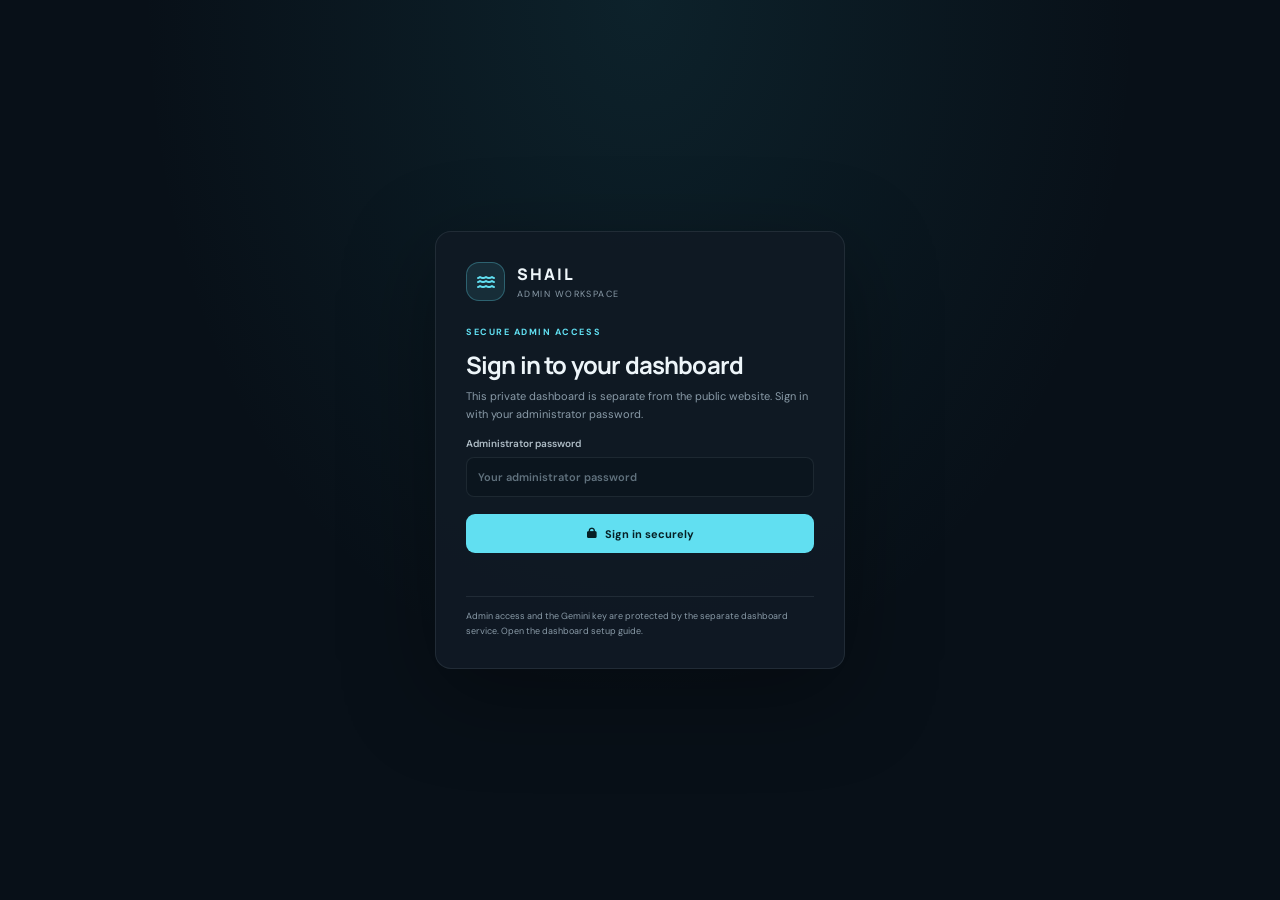
<file: admin.html>
<!DOCTYPE html>
<html lang="en">
<head>
    <meta charset="UTF-8">
    <meta name="viewport" content="width=device-width, initial-scale=1.0">
    <meta name="theme-color" content="#07111a">
    <meta name="robots" content="noindex, nofollow, noarchive">
    <title>Admin Dashboard | SHAIL</title>
    <link rel="preconnect" href="https://fonts.googleapis.com">
    <link rel="preconnect" href="https://fonts.gstatic.com" crossorigin>
    <link href="https://fonts.googleapis.com/css2?family=DM+Sans:wght@400;500;600;700&family=Manrope:wght@500;600;700;800&display=swap" rel="stylesheet">
    <link rel="stylesheet" href="https://cdnjs.cloudflare.com/ajax/libs/font-awesome/6.5.2/css/all.min.css">
    <link rel="stylesheet" href="./css/admin.css?v=2">
</head>
<body>
    <section class="login-screen" id="loginScreen" aria-labelledby="loginTitle">
        <form class="login-card" id="loginForm">
            <a class="brand login-brand" href="./index.html">
                <span class="brand-mark"><i class="fa-solid fa-water"></i></span>
                <span><strong>SHAIL</strong><small>ADMIN WORKSPACE</small></span>
            </a>
            <span class="eyebrow">SECURE ADMIN ACCESS</span>
            <h1 id="loginTitle">Sign in to your dashboard</h1>
            <p>This private dashboard is separate from the public website. Sign in with your administrator password.</p>
            <label class="editor-field">Administrator password<input name="password" type="password" autocomplete="current-password" required placeholder="Your administrator password"></label>
            <button class="button button-primary login-submit" type="submit"><i class="fa-solid fa-lock"></i> Sign in securely</button>
            <p class="login-error" id="loginError" role="alert"></p>
            <p class="login-help">Admin access and the Gemini key are protected by the separate dashboard service. <a href="./ADMIN_DASHBOARD_SETUP.md" target="_blank" rel="noopener">Open the dashboard setup guide</a>.</p>
        </form>
    </section>
    <div class="admin-shell" hidden aria-hidden="true">
        <aside class="sidebar">
            <a class="brand" href="./index.html">
                <span class="brand-mark"><i class="fa-solid fa-water"></i></span>
                <span><strong>SHAIL</strong><small>ADMIN WORKSPACE</small></span>
            </a>

            <div class="sidebar-label">WORKSPACE</div>
            <nav class="sidebar-nav" aria-label="Dashboard sections">
                <button class="nav-item active" type="button" data-view="overview">
                    <i class="fa-solid fa-chart-pie"></i><span>Overview</span>
                </button>
                <button class="nav-item" type="button" data-view="analytics">
                    <i class="fa-solid fa-chart-line"></i><span>Analytics & reports</span>
                </button>
                <button class="nav-item" type="button" data-view="products">
                    <i class="fa-solid fa-box-open"></i><span>Products</span><span class="nav-count" id="productNavCount">0</span>
                </button>
                <button class="nav-item" type="button" data-view="inventory">
                    <i class="fa-solid fa-warehouse"></i><span>Inventory</span><span class="nav-count" id="inventoryNavCount">0</span>
                </button>
                <button class="nav-item" type="button" data-view="gallery">
                    <i class="fa-regular fa-images"></i><span>Project gallery</span><span class="nav-count" id="galleryNavCount">0</span>
                </button>
                <button class="nav-item" type="button" data-view="settings">
                    <i class="fa-solid fa-sliders"></i><span>Website settings</span>
                </button>
            </nav>

            <div class="sidebar-bottom">
                <div class="storage-status"><span></span><div><strong>Dashboard service</strong><small>GitHub Pages publishing</small></div></div>
                <a class="back-link" href="./index.html"><i class="fa-solid fa-arrow-left"></i> Back to website</a>
            </div>
        </aside>

        <main class="main-area">
            <header class="topbar">
                <div class="breadcrumb"><span>SHAIL</span><i class="fa-solid fa-chevron-right"></i><strong id="currentSection">Overview</strong></div>
                <div class="topbar-actions">
                    <span class="today-date" id="todayDate"></span>
                    <a class="view-site" href="./index.html" target="_blank" rel="noopener noreferrer"><i class="fa-solid fa-arrow-up-right-from-square"></i> View website</a>
                    <button class="view-site sign-out-button" id="signOutButton" type="button"><i class="fa-solid fa-arrow-right-from-bracket"></i> Sign out</button>
                </div>
            </header>

            <div class="page-content">
                <div class="local-notice">
                    <i class="fa-solid fa-circle-info"></i>
                    <div><p><strong id="syncStatusTitle">Dashboard service:</strong> <span id="syncStatus">Connecting to the admin service...</span></p><button class="text-button import-button" id="importLegacyData" type="button" hidden>Import saved content from this browser</button></div>
                </div>

                <section class="view-panel active" id="view-overview" aria-labelledby="pageTitle">
                    <div class="page-heading">
                        <div><span class="eyebrow">YOUR BUSINESS AT A GLANCE</span><h1 id="pageTitle">Welcome back</h1><p>Manage the content customers see on your SHAIL website.</p></div>
                        <button class="button button-primary" type="button" data-action="add-product"><i class="fa-solid fa-plus"></i> Add product</button>
                    </div>

                    <div class="stats-grid">
                        <article class="stat-card"><span class="stat-icon cyan"><i class="fa-solid fa-box"></i></span><div><span>Catalogue products</span><strong id="overviewProductCount">0</strong><small>Published on your website</small></div></article>
                        <article class="stat-card"><span class="stat-icon violet"><i class="fa-solid fa-fish-fins"></i></span><div><span>Inventory items</span><strong id="overviewInventoryCount">0</strong><small><b id="lowStockCount">0</b> low or out of stock</small></div></article>
                        <article class="stat-card"><span class="stat-icon amber"><i class="fa-regular fa-images"></i></span><div><span>Gallery projects</span><strong id="overviewGalleryCount">0</strong><small>Work showcased to visitors</small></div></article>
                    </div>

                    <div class="overview-grid">
                        <article class="content-card">
                            <div class="card-heading"><div><h2>Quick actions</h2><p>Keep your website up to date.</p></div></div>
                            <div class="quick-actions">
                                <button type="button" data-action="add-product"><span class="quick-icon cyan"><i class="fa-solid fa-box-open"></i></span><span><strong>Add a product</strong><small>Publish a new catalogue item</small></span><i class="fa-solid fa-arrow-right"></i></button>
                                <button type="button" data-action="add-inventory"><span class="quick-icon violet"><i class="fa-solid fa-warehouse"></i></span><span><strong>Update inventory</strong><small>Track fish and aquarium stock</small></span><i class="fa-solid fa-arrow-right"></i></button>
                                <button type="button" data-action="add-gallery"><span class="quick-icon amber"><i class="fa-regular fa-images"></i></span><span><strong>Showcase a project</strong><small>Add a new gallery photo</small></span><i class="fa-solid fa-arrow-right"></i></button>
                            </div>
                        </article>
                        <article class="content-card">
                            <div class="card-heading"><div><h2>Low stock</h2><p>Items with 5 units or fewer.</p></div><button class="text-button" type="button" data-go-view="inventory">View inventory <i class="fa-solid fa-arrow-right"></i></button></div>
                            <div class="low-stock-list" id="lowStockPreview"></div>
                        </article>
                    </div>
                </section>

                <section class="view-panel" id="view-analytics" aria-labelledby="analyticsTitle">
                    <div class="page-heading analytics-heading">
                        <div><span class="eyebrow">TRAFFIC & ENGAGEMENT</span><h1 id="analyticsTitle">Website analytics</h1><p>Understand visits and the links customers use on your website.</p></div>
                        <label class="range-control">Report period
                            <select id="analyticsRange" aria-label="Analytics report period">
                                <option value="7">Last 7 days</option>
                                <option value="30" selected>Last 30 days</option>
                                <option value="90">Last 90 days</option>
                            </select>
                        </label>
                    </div>
                    <div class="analytics-notice">
                        <i class="fa-solid fa-circle-info"></i>
                        <p>Analytics start after tracking is deployed. Sessions are anonymous tab sessions; search referrals show visits from search engines, not keyword searches or Google search impressions. Connect Google Search Console to see those.</p>
                    </div>
                    <div class="stats-grid analytics-stats">
                        <article class="stat-card"><span class="stat-icon cyan"><i class="fa-solid fa-users"></i></span><div><span>Sessions</span><strong id="analyticsSessions">—</strong><small>Anonymous tab sessions</small></div></article>
                        <article class="stat-card"><span class="stat-icon violet"><i class="fa-regular fa-eye"></i></span><div><span>Page views</span><strong id="analyticsPageViews">—</strong><small>Including page-section navigation</small></div></article>
                        <article class="stat-card"><span class="stat-icon amber"><i class="fa-solid fa-arrow-pointer"></i></span><div><span>Link clicks</span><strong id="analyticsClicks">—</strong><small>Phone, WhatsApp, map, and other links</small></div></article>
                        <article class="stat-card"><span class="stat-icon green"><i class="fa-brands fa-google"></i></span><div><span>Search referrals</span><strong id="analyticsSearchVisits">—</strong><small>Sessions referred by search engines</small></div></article>
                    </div>
                    <div class="analytics-grid">
                        <article class="content-card analytics-chart-card">
                            <div class="card-heading"><div><h2>Traffic over time</h2><p>Daily sessions and page views</p></div><span class="analytics-legend"><i class="sessions-dot"></i> Sessions <i class="views-dot"></i> Page views</span></div>
                            <div class="chart-wrap"><canvas id="trafficChart" role="img" aria-label="Daily website sessions and page views chart"></canvas></div>
                        </article>
                        <article class="content-card analytics-breakdown">
                            <div class="card-heading"><div><h2>Top link clicks</h2><p>Most-used contact and navigation links</p></div></div>
                            <div class="analytics-list" id="topLinkClicks"><p class="muted-empty">Loading analytics...</p></div>
                        </article>
                        <article class="content-card analytics-breakdown">
                            <div class="card-heading"><div><h2>Popular pages</h2><p>Sections viewed during the selected period</p></div></div>
                            <div class="analytics-list" id="topPages"><p class="muted-empty">Loading analytics...</p></div>
                        </article>
                        <article class="content-card analytics-breakdown">
                            <div class="card-heading"><div><h2>Traffic sources</h2><p>Where visitor sessions came from</p></div></div>
                            <div class="analytics-list" id="trafficSources"><p class="muted-empty">Loading analytics...</p></div>
                        </article>
                    </div>
                    <article class="content-card report-card">
                        <div class="card-heading"><div><span class="eyebrow">GEMINI BUSINESS INSIGHTS</span><h2>AI performance report</h2><p>Get a plain-language summary and practical recommendations from this analytics period.</p></div><button class="button button-primary" id="generateReport" type="button"><i class="fa-solid fa-wand-magic-sparkles"></i> Generate report</button></div>
                        <p class="report-status" id="reportStatus" role="status" aria-live="polite">Gemini reports are generated on request using a private server-side API key.</p>
                        <p class="analytics-data-status" id="analyticsDataStatus" role="status" aria-live="polite">Analytics will appear after the tracking script is deployed.</p>
                        <div class="report-output" id="reportOutput" hidden></div>
                    </article>
                </section>

                <section class="view-panel" id="view-products">
                    <div class="page-heading"><div><span class="eyebrow">WEBSITE CATALOGUE</span><h1>Products</h1><p>Add, update, or remove products displayed on your website.</p></div><button class="button button-primary" type="button" data-action="add-product"><i class="fa-solid fa-plus"></i> Add product</button></div>
                    <div class="content-card table-card"><div class="table-wrap"><table><thead><tr><th>PRODUCT</th><th>CATEGORY</th><th>PRICE</th><th>WEBSITE</th><th></th></tr></thead><tbody id="productsTable"></tbody></table></div><div class="empty-state" id="productsEmpty" hidden><i class="fa-solid fa-box-open"></i><h3>No products yet</h3><p>Add a product to publish it in the website catalogue.</p><button class="button button-primary" type="button" data-action="add-product">Add first product</button></div></div>
                </section>

                <section class="view-panel" id="view-inventory">
                    <div class="page-heading"><div><span class="eyebrow">STOCK MANAGEMENT</span><h1>Inventory</h1><p>Track aquarium, fish, and accessory stock. In-stock items also appear in the catalogue.</p></div><button class="button button-primary" type="button" data-action="add-inventory"><i class="fa-solid fa-plus"></i> Add inventory item</button></div>
                    <div class="content-card table-card"><div class="table-wrap"><table><thead><tr><th>ITEM</th><th>CATEGORY</th><th>PRICE</th><th>QUANTITY</th><th></th></tr></thead><tbody id="inventoryTable"></tbody></table></div><div class="empty-state" id="inventoryEmpty" hidden><i class="fa-solid fa-warehouse"></i><h3>Inventory is empty</h3><p>Add an item to start tracking stock.</p><button class="button button-primary" type="button" data-action="add-inventory">Add inventory item</button></div></div>
                </section>

                <section class="view-panel" id="view-gallery">
                    <div class="page-heading"><div><span class="eyebrow">PROJECT SHOWCASE</span><h1>Project gallery</h1><p>Manage the images and titles displayed in your website showcase.</p></div><button class="button button-primary" type="button" data-action="add-gallery"><i class="fa-solid fa-plus"></i> Add project</button></div>
                    <div class="gallery-grid" id="galleryGrid"></div>
                    <div class="content-card empty-state" id="galleryEmpty" hidden><i class="fa-regular fa-images"></i><h3>No projects yet</h3><p>Add a project image to start building your showcase.</p><button class="button button-primary" type="button" data-action="add-gallery">Add first project</button></div>
                </section>

                <section class="view-panel" id="view-settings">
                    <div class="page-heading"><div><span class="eyebrow">PUBLIC WEBSITE DETAILS</span><h1>Website settings</h1><p>Update your business contact details and the shop hours shown to visitors.</p></div></div>
                    <form class="content-card settings-form" id="settingsForm">
                        <div class="settings-section"><div class="settings-title"><span class="quick-icon cyan"><i class="fa-solid fa-address-card"></i></span><div><h2>Business contact</h2><p>These details appear in the contact section.</p></div></div>
                            <div class="form-grid">
                                <label class="field"><span>Phone number</span><input name="phone" type="tel" placeholder="e.g. 9532475637"></label>
                                <label class="field"><span>WhatsApp number</span><input name="whatsapp" type="tel" placeholder="e.g. 919532475637"></label>
                                <label class="field field-wide"><span>Business address</span><input name="address" type="text" placeholder="Street, city, state"></label>
                            </div>
                        </div>
                        <div class="settings-section"><div class="settings-title"><span class="quick-icon violet"><i class="fa-regular fa-clock"></i></span><div><h2>Shop hours</h2><p>Set the weekly schedule shown on your website.</p></div></div>
                            <label class="switch-row"><span><strong>Show shop as open</strong><small>Turn this off to show the shop as closed.</small></span><input name="enabled" type="checkbox"><span class="switch"></span></label>
                            <div class="hours-list" id="hoursList"></div>
                            <label class="field"><span>Notice for visitors</span><input name="notice" type="text" maxlength="140" placeholder="Optional holiday or schedule notice"></label>
                        </div>
                        <div class="settings-footer"><span>Changes are saved to this browser and reflected on the public website.</span><button class="button button-primary" type="submit"><i class="fa-solid fa-check"></i> Save settings</button></div>
                    </form>
                </section>
            </div>
        </main>
    </div>

    <div class="modal-backdrop" id="editorModal" aria-hidden="true">
        <section class="editor-dialog" role="dialog" aria-modal="true" aria-labelledby="editorTitle">
            <button class="modal-close" id="closeEditor" type="button" aria-label="Close dialog"><i class="fa-solid fa-xmark"></i></button>
            <span class="eyebrow" id="editorEyebrow">EDIT WEBSITE CONTENT</span>
            <h2 id="editorTitle">Add item</h2>
            <form id="editorForm"></form>
        </section>
    </div>
    <div class="toast" id="toast" role="status" aria-live="polite"></div>
    <script type="module" src="./js/admin.js?v=2"></script>
</body>
</html>
</file>
<file: css/admin.css>
:root {
    color-scheme: dark;
    --bg: #081018;
    --panel: #101a24;
    --panel-raised: #14212c;
    --line: rgba(210, 232, 245, .09);
    --text: #edf5f9;
    --muted: #8a9ba8;
    --cyan: #61dff1;
    --violet: #bba0ff;
    --amber: #ffbd6a;
    --green: #63d7a2;
    font-family: "DM Sans", sans-serif;
}

* { box-sizing: border-box; }
body { margin: 0; min-width: 320px; min-height: 100vh; background: var(--bg); color: var(--text); }
button, input, select, textarea { font: inherit; }
button { color: inherit; }
a { color: inherit; text-decoration: none; }
button:focus-visible, a:focus-visible, input:focus-visible, select:focus-visible, textarea:focus-visible { outline: 2px solid var(--cyan); outline-offset: 3px; }

.admin-shell { min-height: 100vh; }
.admin-shell[hidden] { display: none; }
.sidebar { position: fixed; inset: 0 auto 0 0; z-index: 5; width: 252px; display: flex; flex-direction: column; padding: 27px 17px 18px; border-right: 1px solid var(--line); background: #0b141d; }
.brand { display: flex; align-items: center; gap: 12px; padding: 0 10px 32px; }
.brand-mark { width: 39px; height: 39px; display: grid; place-items: center; border: 1px solid rgba(97,223,241,.3); border-radius: 13px; color: var(--cyan); background: rgba(97,223,241,.1); }
.brand strong, .brand small { display: block; }
.brand strong { font: 800 16px "Manrope", sans-serif; letter-spacing: .12em; }
.brand small { margin-top: 3px; color: var(--muted); font-size: 9px; letter-spacing: .16em; }
.sidebar-label { padding: 0 12px 11px; color: #687987; font-size: 9px; font-weight: 700; letter-spacing: .17em; }
.sidebar-nav { display: grid; gap: 5px; }
.nav-item { width: 100%; min-height: 45px; display: flex; align-items: center; gap: 12px; padding: 0 12px; border: 0; border-radius: 10px; color: #9cacb8; background: transparent; text-align: left; cursor: pointer; transition: .2s ease; }
.nav-item > i { width: 17px; color: #8294a1; text-align: center; }
.nav-item span:nth-child(2) { flex: 1; font-size: 12px; font-weight: 600; }
.nav-item:hover { color: var(--text); background: rgba(255,255,255,.045); }
.nav-item.active { color: #e8fbff; background: rgba(97,223,241,.1); box-shadow: inset 2px 0 var(--cyan); }
.nav-item.active > i { color: var(--cyan); }
.nav-count { min-width: 22px; padding: 3px 5px; border-radius: 7px; color: #a9bac5; background: rgba(255,255,255,.07); text-align: center; font-size: 10px; }
.sidebar-bottom { margin-top: auto; }
.storage-status { display: flex; align-items: center; gap: 10px; margin: 0 4px 16px; padding: 12px 10px; border: 1px solid var(--line); border-radius: 11px; background: rgba(255,255,255,.025); }
.storage-status > span { width: 8px; height: 8px; flex: 0 0 8px; border-radius: 50%; background: var(--green); box-shadow: 0 0 12px rgba(99,215,162,.55); }
.storage-status strong, .storage-status small { display: block; }
.storage-status strong { font-size: 11px; }
.storage-status small { margin-top: 3px; color: var(--muted); font-size: 9px; }
.back-link { display: flex; gap: 9px; padding: 10px; color: #a9bac5; font-size: 11px; font-weight: 600; }
.back-link:hover { color: var(--cyan); }

.main-area { min-height: 100vh; margin-left: 252px; }
.topbar { height: 70px; display: flex; align-items: center; justify-content: space-between; padding: 0 38px; border-bottom: 1px solid var(--line); background: rgba(8,16,24,.82); }
.breadcrumb, .topbar-actions { display: flex; align-items: center; gap: 11px; }
.breadcrumb { color: #71828e; font-size: 11px; }
.breadcrumb i { font-size: 8px; }
.breadcrumb strong { color: #dce9ef; font-weight: 600; }
.topbar-actions { gap: 20px; }
.today-date { color: var(--muted); font-size: 11px; }
.view-site { display: inline-flex; align-items: center; gap: 8px; padding: 9px 12px; border: 1px solid var(--line); border-radius: 9px; color: #c2d0d8; font-size: 10px; font-weight: 600; }
.view-site:hover { border-color: rgba(97,223,241,.35); color: var(--cyan); }
.page-content { width: min(1440px, 100%); margin: 0 auto; padding: 27px 38px 55px; }
.local-notice { display: flex; gap: 11px; align-items: flex-start; margin-bottom: 29px; padding: 13px 15px; border: 1px solid rgba(97,223,241,.18); border-radius: 11px; color: #c6e8ee; background: rgba(97,223,241,.045); }
.local-notice i { margin-top: 2px; color: var(--cyan); }
.local-notice p { margin: 0; font-size: 10px; line-height: 1.65; }
.local-notice strong { color: #dffbff; }
.import-button { display: block; margin-top: 7px; padding: 0; font-size: 10px; }
.import-button[hidden] { display: none; }
.sign-out-button { border-color: rgba(255,114,114,.15); color: #dca4a4; background: rgba(255,114,114,.04); cursor: pointer; }
.sign-out-button:hover { color: #ffaaaa; }
.view-panel { display: none; }
.view-panel.active { display: block; animation: enter .25s ease both; }
@keyframes enter { from { opacity: .4; transform: translateY(5px); } to { opacity: 1; transform: none; } }
.page-heading { display: flex; align-items: flex-end; justify-content: space-between; gap: 18px; margin-bottom: 25px; }
.eyebrow { color: var(--cyan); font-size: 9px; font-weight: 700; letter-spacing: .17em; }
h1, h2, h3, p { margin-top: 0; }
.page-heading h1 { margin: 8px 0 5px; font: 700 clamp(25px, 3vw, 32px) "Manrope", sans-serif; letter-spacing: -.04em; }
.page-heading p { margin: 0; color: var(--muted); font-size: 12px; }
.button { min-height: 39px; display: inline-flex; align-items: center; justify-content: center; gap: 8px; padding: 0 14px; border: 1px solid transparent; border-radius: 9px; font-size: 11px; font-weight: 700; cursor: pointer; transition: .2s ease; }
.button-primary { color: #062026; background: var(--cyan); }
.button-primary:hover { background: #92effa; transform: translateY(-1px); }
.button-secondary { border-color: var(--line); color: #c2d0d8; background: rgba(255,255,255,.04); }
.button-secondary:hover { border-color: rgba(97,223,241,.3); color: var(--cyan); }
.button-danger { border-color: rgba(255,114,114,.18); color: #ff9292; background: rgba(255,114,114,.08); }
.button-danger:hover { background: rgba(255,114,114,.14); }
.stats-grid { display: grid; grid-template-columns: repeat(3, minmax(0,1fr)); gap: 15px; margin-bottom: 18px; }
.stat-card { display: flex; align-items: center; gap: 15px; min-height: 116px; padding: 18px; border: 1px solid var(--line); border-radius: 13px; background: linear-gradient(140deg,rgba(255,255,255,.045),rgba(255,255,255,.018)); }
.stat-icon, .quick-icon { display: grid; place-items: center; border-radius: 12px; }
.stat-icon { width: 43px; height: 43px; flex: 0 0 43px; font-size: 16px; }
.stat-icon.cyan, .quick-icon.cyan { color: var(--cyan); background: rgba(97,223,241,.11); }
.stat-icon.violet, .quick-icon.violet { color: var(--violet); background: rgba(187,160,255,.12); }
.stat-icon.amber, .quick-icon.amber { color: var(--amber); background: rgba(255,189,106,.12); }
.stat-icon.green { color: var(--green); background: rgba(99,215,162,.12); }
.stat-card > div > span, .stat-card small { display: block; color: var(--muted); font-size: 10px; }
.stat-card strong { display: block; margin: 4px 0; font: 700 25px "Manrope", sans-serif; }
.stat-card small b { color: var(--amber); font-weight: 700; }
.overview-grid { display: grid; grid-template-columns: minmax(0,1fr) minmax(0,1fr); gap: 17px; }
.content-card { border: 1px solid var(--line); border-radius: 13px; background: rgba(16,26,36,.86); }
.overview-grid > .content-card { min-width: 0; padding: 20px; }
.card-heading { display: flex; align-items: flex-start; justify-content: space-between; gap: 12px; }
.card-heading h2, .settings-title h2 { margin: 0 0 4px; font: 700 14px "Manrope", sans-serif; }
.card-heading p, .settings-title p { margin: 0; color: var(--muted); font-size: 10px; }
.quick-actions { margin-top: 14px; }
.quick-actions button { width: 100%; display: flex; align-items: center; gap: 11px; padding: 12px 4px; border: 0; border-top: 1px solid var(--line); color: inherit; background: transparent; text-align: left; cursor: pointer; }
.quick-actions button:hover strong { color: var(--cyan); }
.quick-actions button > span:nth-child(2) { flex: 1; }
.quick-actions button > i { color: #71828e; font-size: 10px; }
.quick-actions strong, .quick-actions small { display: block; }
.quick-actions strong { font-size: 11px; }
.quick-actions small { margin-top: 4px; color: var(--muted); font-size: 9px; }
.quick-icon { width: 34px; height: 34px; flex: 0 0 34px; font-size: 13px; }
.text-button { border: 0; color: var(--cyan); background: none; font-size: 10px; cursor: pointer; }
.low-stock-list { margin-top: 15px; }
.low-stock-item { display: flex; align-items: center; justify-content: space-between; gap: 10px; padding: 12px 0; border-top: 1px solid var(--line); }
.low-stock-item strong, .low-stock-item small { display: block; }
.low-stock-item strong { font-size: 11px; }
.low-stock-item small { margin-top: 4px; color: var(--muted); font-size: 9px; }
.stock-pill { padding: 5px 8px; border-radius: 20px; color: var(--amber); background: rgba(255,189,106,.1); font-size: 9px; font-weight: 700; white-space: nowrap; }
.stock-pill.out { color: #ff9292; background: rgba(255,114,114,.1); }
.muted-empty { padding: 20px 0; color: var(--muted); font-size: 11px; }

.table-card { overflow: hidden; }
.table-wrap { overflow-x: auto; }
table { width: 100%; border-collapse: collapse; text-align: left; }
th { padding: 13px 17px; color: #8394a1; background: rgba(255,255,255,.025); font-size: 9px; letter-spacing: .1em; }
td { padding: 13px 17px; border-top: 1px solid var(--line); color: #c8d4dc; font-size: 11px; vertical-align: middle; }
td:last-child { text-align: right; white-space: nowrap; }
.table-item { display: flex; align-items: center; gap: 11px; min-width: 180px; }
.table-thumb { width: 39px; height: 39px; display: grid; flex: 0 0 39px; place-items: center; overflow: hidden; border-radius: 9px; color: #7d929f; background: rgba(255,255,255,.06); }
.table-thumb img { width: 100%; height: 100%; object-fit: cover; }
.table-item strong, .table-item small { display: block; }
.table-item strong { color: var(--text); font-size: 11px; }
.table-item small { max-width: 260px; overflow: hidden; margin-top: 4px; color: var(--muted); font-size: 9px; text-overflow: ellipsis; white-space: nowrap; }
.category-pill { display: inline-block; padding: 5px 8px; border-radius: 20px; color: #a7bfca; background: rgba(255,255,255,.06); font-size: 9px; }
.stock-number { font-weight: 700; }
.stock-number.low { color: var(--amber); }
.stock-number.out { color: #ff9292; }
.row-actions { display: inline-flex; gap: 5px; }
.icon-button { width: 30px; height: 30px; display: inline-grid; place-items: center; border: 1px solid transparent; border-radius: 8px; color: #92a2ad; background: transparent; cursor: pointer; }
.icon-button:hover { border-color: var(--line); color: var(--cyan); background: rgba(255,255,255,.04); }
.icon-button.delete:hover { color: #ff9292; background: rgba(255,114,114,.08); }
.empty-state { padding: 50px 20px; text-align: center; }
.empty-state[hidden] { display: none !important; }
.empty-state > i { margin-bottom: 13px; color: #6e8390; font-size: 25px; }
.empty-state h3 { margin-bottom: 7px; font: 700 15px "Manrope", sans-serif; }
.empty-state p { margin: 0 auto 16px; color: var(--muted); font-size: 11px; }
.gallery-grid { display: grid; grid-template-columns: repeat(3,minmax(0,1fr)); gap: 15px; }
.gallery-card { overflow: hidden; border: 1px solid var(--line); border-radius: 13px; background: var(--panel); }
.gallery-image { height: 180px; display: grid; place-items: center; overflow: hidden; color: #657a87; background: #0c1720; }
.gallery-image img { width: 100%; height: 100%; object-fit: cover; }
.gallery-caption { display: flex; align-items: flex-start; justify-content: space-between; gap: 10px; padding: 13px; }
.gallery-caption h3 { overflow: hidden; margin: 0 0 5px; font-size: 11px; text-overflow: ellipsis; white-space: nowrap; }
.gallery-caption span { color: var(--muted); font-size: 9px; }
.gallery-actions { display: flex; gap: 3px; }

.analytics-heading { align-items: flex-end; }
.range-control { display: grid; gap: 6px; color: var(--muted); font-size: 10px; }
.range-control select { min-height: 38px; padding: 0 11px; border: 1px solid var(--line); border-radius: 8px; color: var(--text); background: #0b151e; font-size: 11px; }
.analytics-notice { display: flex; align-items: flex-start; gap: 10px; margin: -5px 0 17px; padding: 12px 14px; border: 1px solid rgba(187,160,255,.18); border-radius: 10px; color: #d7cdf3; background: rgba(187,160,255,.045); }
.analytics-notice > i { margin-top: 2px; color: var(--violet); }
.analytics-notice p { margin: 0; font-size: 10px; line-height: 1.65; }
.analytics-stats { grid-template-columns: repeat(4,minmax(0,1fr)); }
.analytics-grid { display: grid; grid-template-columns: repeat(2,minmax(0,1fr)); gap: 16px; }
.analytics-chart-card, .analytics-breakdown, .report-card { min-width: 0; padding: 19px; }
.analytics-chart-card { grid-column: 1 / -1; }
.analytics-legend { display: inline-flex; align-items: center; gap: 6px; color: var(--muted); font-size: 9px; white-space: nowrap; }
.analytics-legend i { width: 7px; height: 7px; display: inline-block; margin-left: 7px; border-radius: 50%; }
.sessions-dot { background: var(--cyan); }
.views-dot { background: var(--violet); }
.chart-wrap { width: 100%; margin-top: 14px; }
#trafficChart { width: 100%; height: 260px; display: block; }
.analytics-list { margin-top: 13px; }
.analytics-list-row { display: flex; justify-content: space-between; gap: 12px; padding: 11px 0; border-top: 1px solid var(--line); color: #c8d4dc; font-size: 10px; }
.analytics-list-row strong { color: var(--text); font-weight: 700; }
.analytics-data-status, .report-status { margin: 11px 0 0; color: var(--muted); font-size: 10px; line-height: 1.6; }
.report-card { margin-top: 16px; }
.report-card .card-heading { align-items: center; }
.report-card .card-heading h2 { margin-top: 6px; }
.report-card .card-heading p { max-width: 540px; margin-top: 6px; line-height: 1.6; }
.report-output { margin-top: 15px; padding: 16px; border: 1px solid var(--line); border-radius: 10px; color: #d5e0e6; background: rgba(255,255,255,.025); font-size: 11px; line-height: 1.8; white-space: pre-wrap; }
.report-output[hidden] { display: none; }
.button:disabled { opacity: .58; cursor: wait; transform: none; }

.settings-form { padding: 22px; }
.settings-section + .settings-section { margin-top: 25px; padding-top: 23px; border-top: 1px solid var(--line); }
.settings-title { display: flex; align-items: center; gap: 11px; margin-bottom: 17px; }
.form-grid { display: grid; grid-template-columns: repeat(2,minmax(0,1fr)); gap: 14px; }
.field { display: grid; gap: 7px; color: #aab9c3; font-size: 10px; font-weight: 600; }
.field-wide { grid-column: 1 / -1; }
.field input, .field select, .field textarea, .editor-field input, .editor-field select, .editor-field textarea { width: 100%; min-height: 40px; padding: 0 11px; border: 1px solid var(--line); border-radius: 8px; color: var(--text); background: #0b151e; font-size: 11px; }
.field textarea, .editor-field textarea { min-height: 84px; padding: 10px 11px; resize: vertical; }
input::placeholder, textarea::placeholder { color: #60717d; }
.switch-row { position: relative; display: flex; align-items: center; justify-content: space-between; gap: 15px; margin: 4px 0 14px; padding: 12px; border: 1px solid var(--line); border-radius: 9px; cursor: pointer; }
.switch-row strong, .switch-row small { display: block; }
.switch-row strong { font-size: 10px; }
.switch-row small { margin-top: 4px; color: var(--muted); font-size: 9px; }
.switch-row input { position: absolute; width: 1px; height: 1px; opacity: 0; }
.switch { width: 36px; height: 20px; flex: 0 0 36px; padding: 3px; border-radius: 20px; background: #34434e; transition: .2s; }
.switch::after { content: ""; display: block; width: 14px; height: 14px; border-radius: 50%; background: #d6e1e7; transition: .2s; }
.switch-row input:checked + .switch { background: #2999a8; }
.switch-row input:checked + .switch::after { transform: translateX(16px); background: #fff; }
.hours-list { margin-bottom: 15px; border: 1px solid var(--line); border-radius: 9px; overflow: hidden; }
.hours-row { display: grid; grid-template-columns: 1fr 80px 120px 120px; align-items: center; gap: 10px; min-height: 46px; padding: 5px 12px; border-bottom: 1px solid var(--line); }
.hours-row:last-child { border-bottom: 0; }
.hours-row > strong { font-size: 10px; }
.hours-row > label { color: var(--muted); font-size: 9px; }
.hours-row input[type="time"] { min-height: 32px; padding: 0 6px; border: 1px solid var(--line); border-radius: 6px; color: var(--text); background: #0b151e; font-size: 10px; }
.settings-footer { display: flex; align-items: center; justify-content: space-between; gap: 15px; margin-top: 20px; padding-top: 18px; border-top: 1px solid var(--line); }
.settings-footer > span { color: var(--muted); font-size: 9px; }

.modal-backdrop { position: fixed; inset: 0; z-index: 20; display: grid; place-items: center; padding: 18px; background: rgba(0,0,0,.72); backdrop-filter: blur(9px); opacity: 0; visibility: hidden; transition: .2s ease; }
.modal-backdrop.active { opacity: 1; visibility: visible; }
.editor-dialog { position: relative; width: min(520px,100%); max-height: min(90vh,780px); overflow: auto; padding: 27px; border: 1px solid rgba(210,232,245,.13); border-radius: 15px; background: #101b25; box-shadow: 0 30px 100px rgba(0,0,0,.5); transform: translateY(10px); transition: .2s ease; }
.modal-backdrop.active .editor-dialog { transform: none; }
.modal-close { position: absolute; top: 15px; right: 15px; width: 31px; height: 31px; border: 1px solid var(--line); border-radius: 8px; color: #9eafb9; background: transparent; cursor: pointer; }
.editor-dialog h2 { margin: 8px 0 20px; font: 700 21px "Manrope", sans-serif; }
#editorForm { display: grid; gap: 13px; }
.editor-field { display: grid; gap: 7px; color: #afbdc6; font-size: 10px; font-weight: 600; }
.editor-field small { color: var(--muted); font-size: 9px; font-weight: 400; line-height: 1.5; }
.editor-field input[type="file"] { padding: 8px; }
.editor-footer { display: flex; justify-content: flex-end; gap: 9px; margin-top: 5px; }
.toast { position: fixed; right: 22px; bottom: 22px; z-index: 40; max-width: min(420px,calc(100vw - 36px)); padding: 12px 16px; border: 1px solid rgba(97,223,241,.2); border-radius: 10px; color: #dffbff; background: #11252d; box-shadow: 0 12px 35px rgba(0,0,0,.35); font-size: 11px; opacity: 0; transform: translateY(10px); pointer-events: none; transition: .2s ease; }
.toast.show { opacity: 1; transform: none; }
.toast.error { border-color: rgba(255,114,114,.25); color: #ffd0d0; background: #2a171b; }

.login-screen { position: fixed; inset: 0; z-index: 50; display: grid; place-items: center; overflow: auto; padding: 22px; background: radial-gradient(ellipse at 50% 0,rgba(40,135,150,.15),transparent 55%),var(--bg); }
.login-screen[hidden] { display: none; }
.login-card { width: min(410px,100%); display: grid; gap: 14px; padding: 30px; border: 1px solid var(--line); border-radius: 16px; background: rgba(16,26,36,.95); box-shadow: 0 25px 90px rgba(0,0,0,.35); }
.login-brand { padding: 0 0 11px; }
.login-card h1 { margin: -4px 0 -7px; font: 700 24px "Manrope",sans-serif; letter-spacing: -.035em; }
.login-card > p { margin: 0; color: var(--muted); font-size: 11px; line-height: 1.6; }
.login-submit { width: 100%; margin-top: 3px; }
.login-reset { justify-self: center; border: 0; color: var(--cyan); background: none; font-size: 10px; cursor: pointer; }
.login-reset:hover { text-decoration: underline; }
.login-error { min-height: 15px; color: #ff9292 !important; }
.login-help { padding-top: 12px; border-top: 1px solid var(--line); font-size: 9px !important; }
.field input, .field select, .field textarea, .editor-field input, .editor-field select, .editor-field textarea { color-scheme: dark; }
.local-notice.error { border-color: rgba(255,114,114,.2); color: #ffd0d0; background: rgba(255,114,114,.06); }

@media (max-width: 1000px) {
    .sidebar { width: 220px; }
    .main-area { margin-left: 220px; }
    .topbar { padding: 0 25px; }
    .page-content { padding: 25px; }
    .gallery-grid { grid-template-columns: repeat(2,minmax(0,1fr)); }
    .analytics-stats { grid-template-columns: repeat(2,minmax(0,1fr)); }
}
@media (max-width: 760px) {
    .sidebar { position: static; width: auto; min-height: 0; padding: 12px; border-right: 0; border-bottom: 1px solid var(--line); }
    .brand { padding: 0 5px 12px; }
    .sidebar-label, .sidebar-bottom { display: none; }
    .sidebar-nav { display: flex; overflow-x: auto; gap: 5px; padding-bottom: 2px; }
    .nav-item { width: auto; min-width: max-content; min-height: 39px; padding: 0 11px; }
    .nav-item.active { box-shadow: inset 0 -2px var(--cyan); }
    .nav-count { display: none; }
    .main-area { margin-left: 0; }
    .topbar { height: 55px; padding: 0 17px; }
    .today-date { display: none; }
    .page-content { padding: 19px 16px 35px; }
    .local-notice { margin-bottom: 22px; }
    .stats-grid { grid-template-columns: 1fr; gap: 9px; }
    .stat-card { min-height: 89px; }
    .overview-grid { grid-template-columns: 1fr; }
    .page-heading { align-items: flex-start; }
    .page-heading > .button { flex: 0 0 auto; }
    .gallery-grid { grid-template-columns: 1fr; }
    .gallery-image { height: 210px; }
    .analytics-grid { grid-template-columns: 1fr; }
    .analytics-chart-card { grid-column: auto; }
    .report-card .card-heading { align-items: flex-start; flex-direction: column; }
}
@media (max-width: 520px) {
    .page-heading { flex-direction: column; }
    .page-heading > .button { width: 100%; }
    .form-grid { grid-template-columns: 1fr; }
    .field-wide { grid-column: auto; }
    .hours-row { grid-template-columns: 1fr 56px 1fr 1fr; gap: 6px; padding: 5px 8px; }
    .hours-row input[type="time"] { width: 100%; }
    .settings-form { padding: 15px; }
    .settings-footer { align-items: flex-start; flex-direction: column; }
    .settings-footer .button { width: 100%; }
    .breadcrumb { font-size: 10px; }
    .view-site { padding: 8px; font-size: 0; }
    .view-site i { font-size: 12px; }
    .editor-dialog { padding: 22px 17px; }
    .editor-footer > * { flex: 1; }
    .analytics-stats { grid-template-columns: 1fr; }
    .analytics-heading { align-items: flex-start; }
    .range-control { width: 100%; }
    .range-control select { width: 100%; }
    .analytics-legend { font-size: 8px; }
}
</file>
